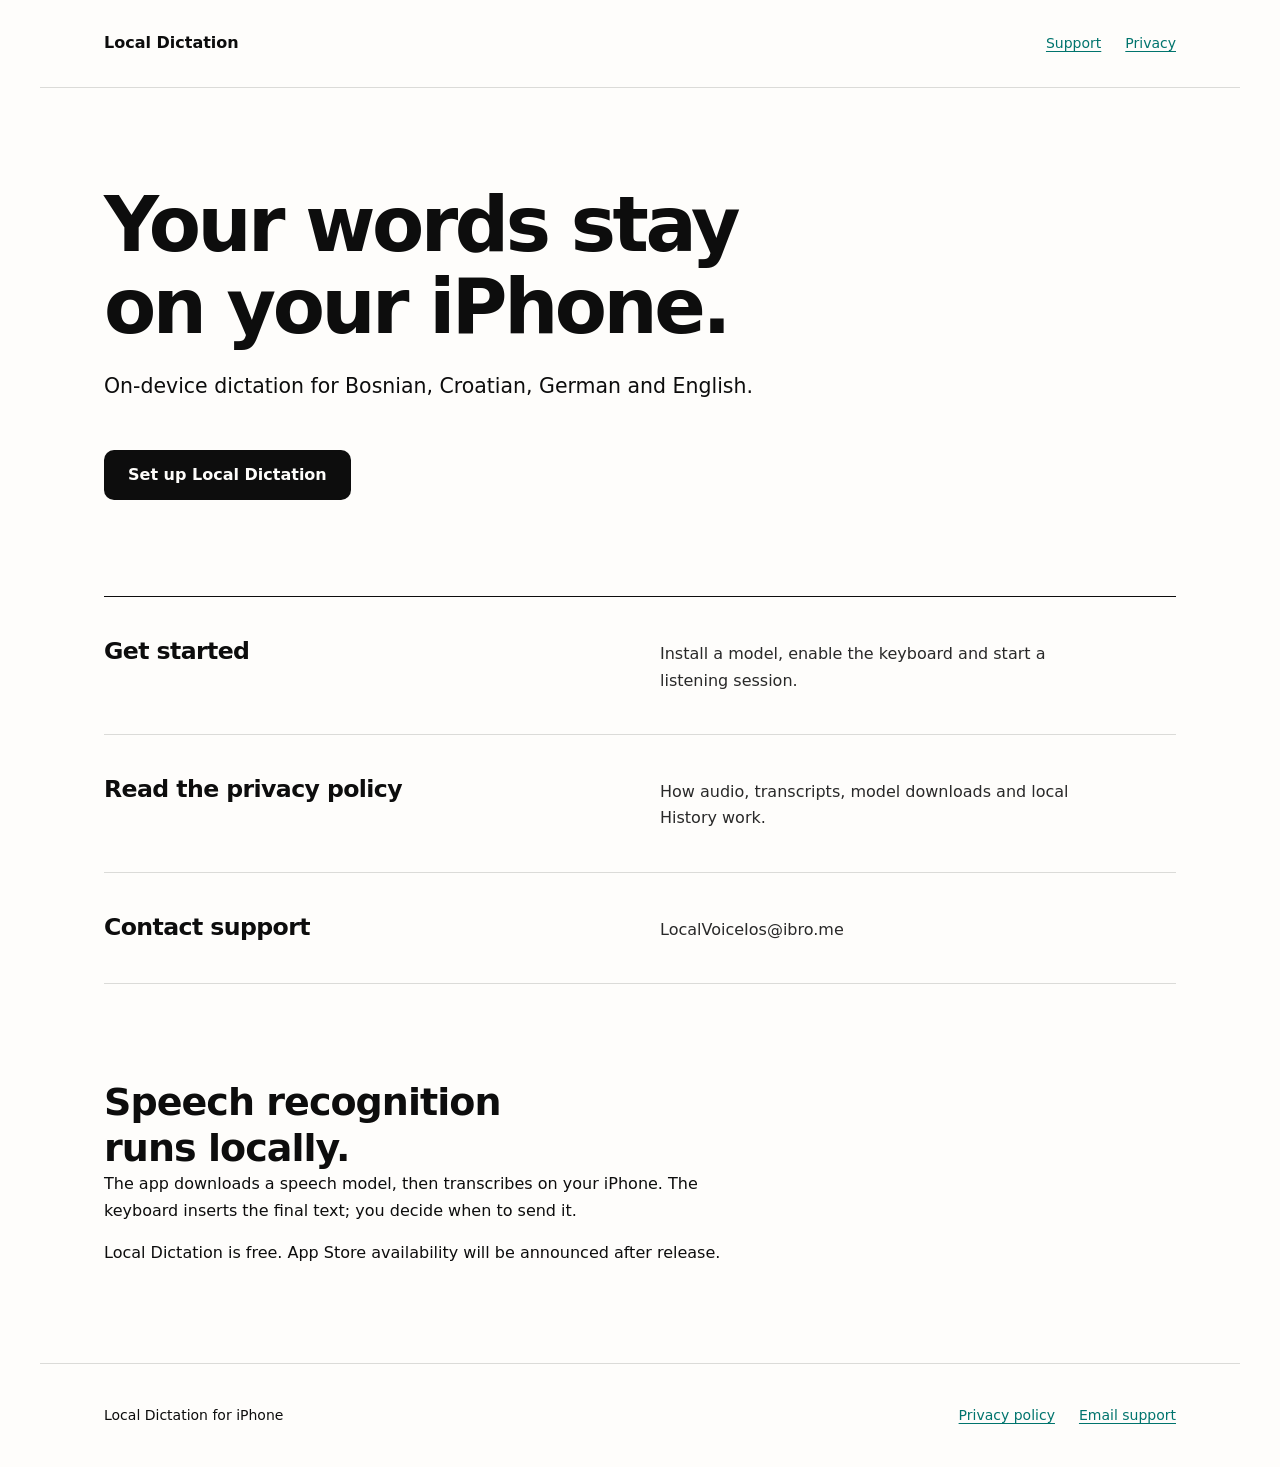
<file: index.html>
<!doctype html>
<html lang="en">
<head>
  <meta charset="utf-8">
  <meta name="viewport" content="width=device-width, initial-scale=1">
  <meta name="description" content="Local Dictation for iPhone. Setup help, support and privacy information for on-device dictation.">
  <title>Local Dictation</title>
  <link rel="stylesheet" href="style.css">
</head>
<body>
  <header class="container"><a class="brand" href="./">Local Dictation</a><nav aria-label="Main"><a href="support.html">Support</a><a href="privacy.html">Privacy</a></nav></header>
  <main id="main" class="container">
    <section class="hero"><h1>Your words stay<br>on your iPhone.</h1><p class="lead">On-device dictation for Bosnian, Croatian, German and English.</p><a class="button" href="support.html">Set up Local Dictation</a></section>
    <section class="directory" aria-label="Help and privacy">
      <a href="support.html"><h2>Get started</h2><p>Install a model, enable the keyboard and start a listening session.</p></a>
      <a href="privacy.html"><h2>Read the privacy policy</h2><p>How audio, transcripts, model downloads and local History work.</p></a>
      <a href="mailto:LocalVoiceIos@ibro.me"><h2>Contact support</h2><p>LocalVoiceIos@ibro.me</p></a>
    </section>
    <section class="note"><h2>Speech recognition runs locally.</h2><p>The app downloads a speech model, then transcribes on your iPhone. The keyboard inserts the final text; you decide when to send it.</p><p>Local Dictation is free. App Store availability will be announced after release.</p></section>
  </main>
  <footer class="container"><p>Local Dictation for iPhone</p><a href="privacy.html">Privacy policy</a><a href="mailto:LocalVoiceIos@ibro.me">Email support</a></footer>
</body>
</html>
</file>
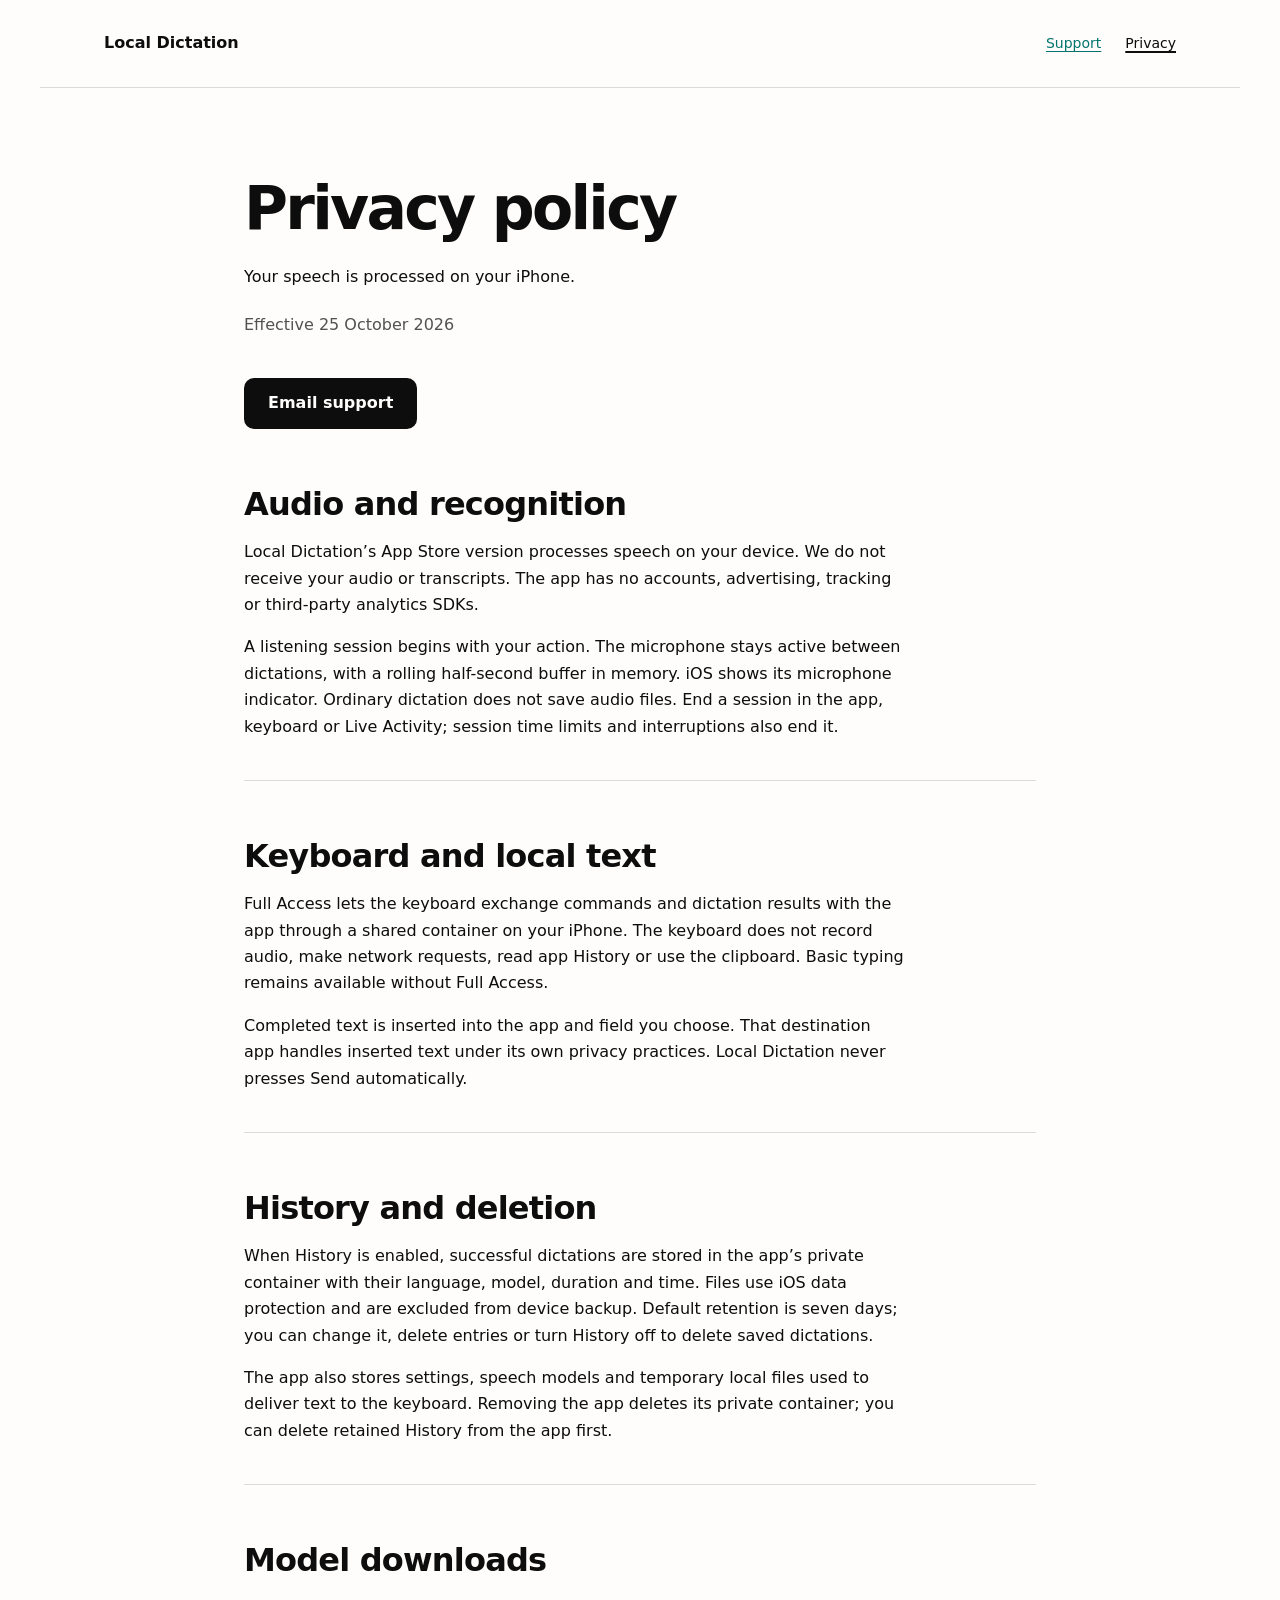
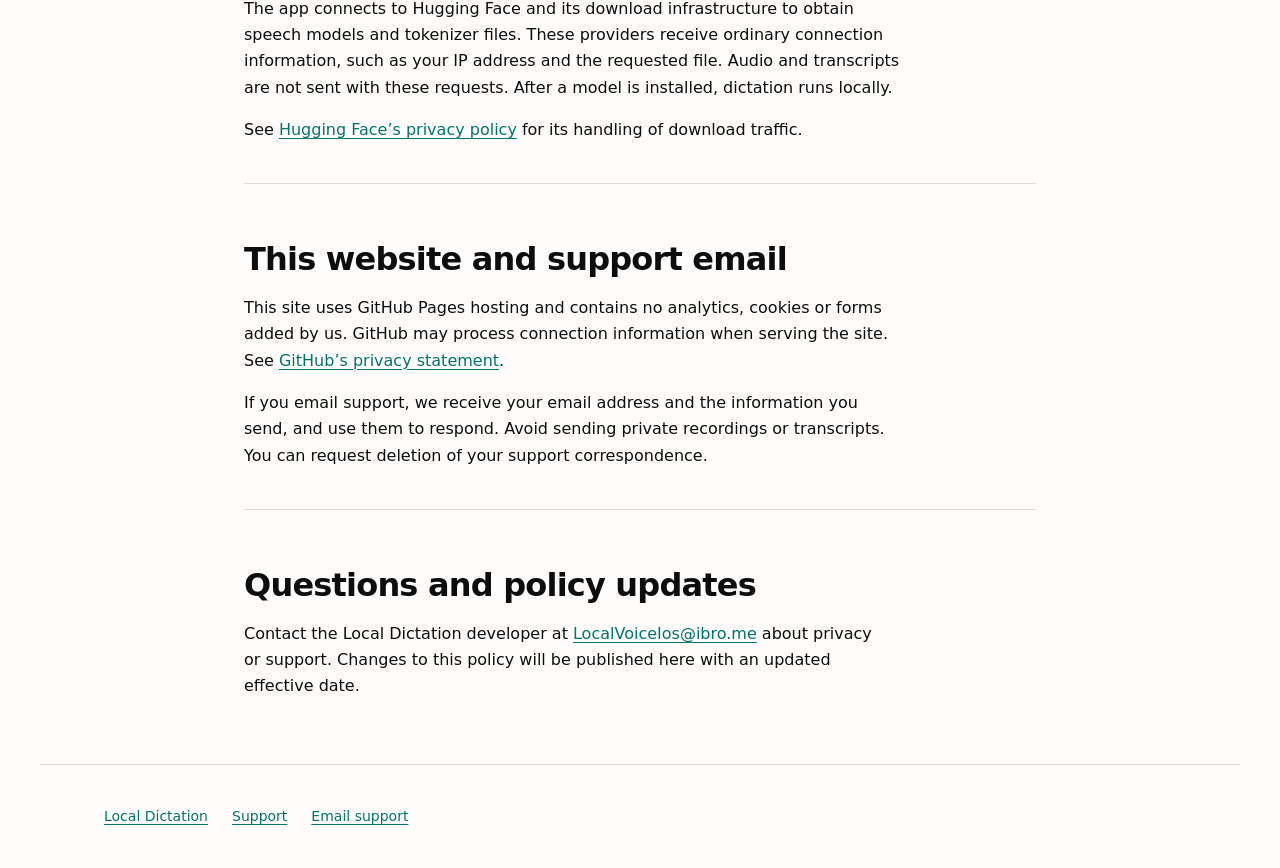
<file: privacy.html>
<!doctype html>
<html lang="en">
<head>
  <meta charset="utf-8"><meta name="viewport" content="width=device-width, initial-scale=1">
  <meta name="description" content="Privacy policy for Local Dictation: on-device audio processing, local History and model downloads.">
  <title>Privacy policy | Local Dictation</title><link rel="stylesheet" href="style.css">
</head>
<body>
  <header class="container"><a class="brand" href="./">Local Dictation</a><nav aria-label="Main"><a href="support.html">Support</a><a href="privacy.html" aria-current="page">Privacy</a></nav></header>
  <main class="container document">
    <h1>Privacy policy</h1><p class="lead">Your speech is processed on your iPhone.</p><p class="date">Effective 25 October 2026</p>
    <p><a class="button" href="mailto:LocalVoiceIos@ibro.me">Email support</a></p>
    <section><h2>Audio and recognition</h2><p>Local Dictation’s App Store version processes speech on your device. We do not receive your audio or transcripts. The app has no accounts, advertising, tracking or third-party analytics SDKs.</p><p>A listening session begins with your action. The microphone stays active between dictations, with a rolling half-second buffer in memory. iOS shows its microphone indicator. Ordinary dictation does not save audio files. End a session in the app, keyboard or Live Activity; session time limits and interruptions also end it.</p></section>
    <section><h2>Keyboard and local text</h2><p>Full Access lets the keyboard exchange commands and dictation results with the app through a shared container on your iPhone. The keyboard does not record audio, make network requests, read app History or use the clipboard. Basic typing remains available without Full Access.</p><p>Completed text is inserted into the app and field you choose. That destination app handles inserted text under its own privacy practices. Local Dictation never presses Send automatically.</p></section>
    <section><h2>History and deletion</h2><p>When History is enabled, successful dictations are stored in the app’s private container with their language, model, duration and time. Files use iOS data protection and are excluded from device backup. Default retention is seven days; you can change it, delete entries or turn History off to delete saved dictations.</p><p>The app also stores settings, speech models and temporary local files used to deliver text to the keyboard. Removing the app deletes its private container; you can delete retained History from the app first.</p></section>
    <section><h2>Model downloads</h2><p>The app connects to Hugging Face and its download infrastructure to obtain speech models and tokenizer files. These providers receive ordinary connection information, such as your IP address and the requested file. Audio and transcripts are not sent with these requests. After a model is installed, dictation runs locally.</p><p>See <a href="https://huggingface.co/privacy">Hugging Face’s privacy policy</a> for its handling of download traffic.</p></section>
    <section><h2>This website and support email</h2><p>This site uses GitHub Pages hosting and contains no analytics, cookies or forms added by us. GitHub may process connection information when serving the site. See <a href="https://docs.github.com/en/site-policy/privacy-policies/github-general-privacy-statement">GitHub’s privacy statement</a>.</p><p>If you email support, we receive your email address and the information you send, and use them to respond. Avoid sending private recordings or transcripts. You can request deletion of your support correspondence.</p></section>
    <section><h2>Questions and policy updates</h2><p>Contact the Local Dictation developer at <a href="mailto:LocalVoiceIos@ibro.me">LocalVoiceIos@ibro.me</a> about privacy or support. Changes to this policy will be published here with an updated effective date.</p></section>
  </main>
  <footer class="container"><a href="./">Local Dictation</a><a href="support.html">Support</a><a href="mailto:LocalVoiceIos@ibro.me">Email support</a></footer>
</body>
</html>
</file>
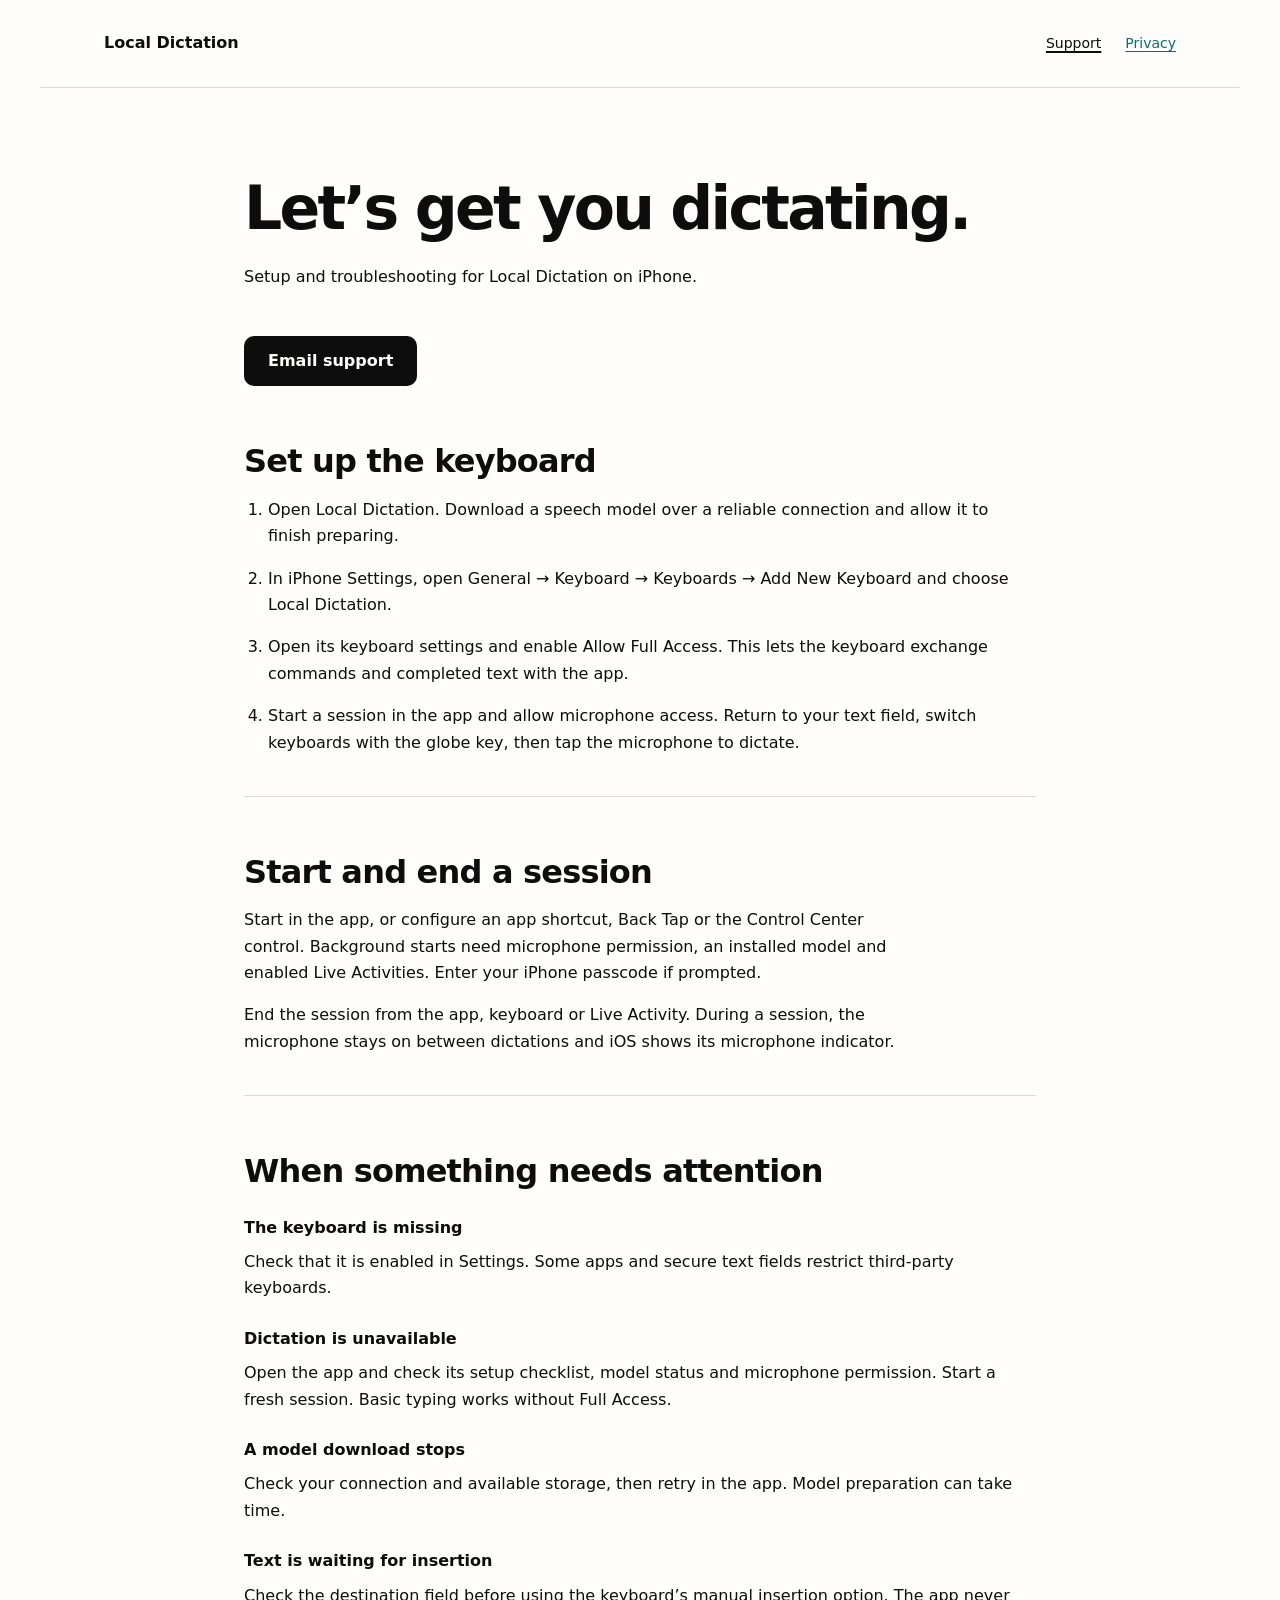
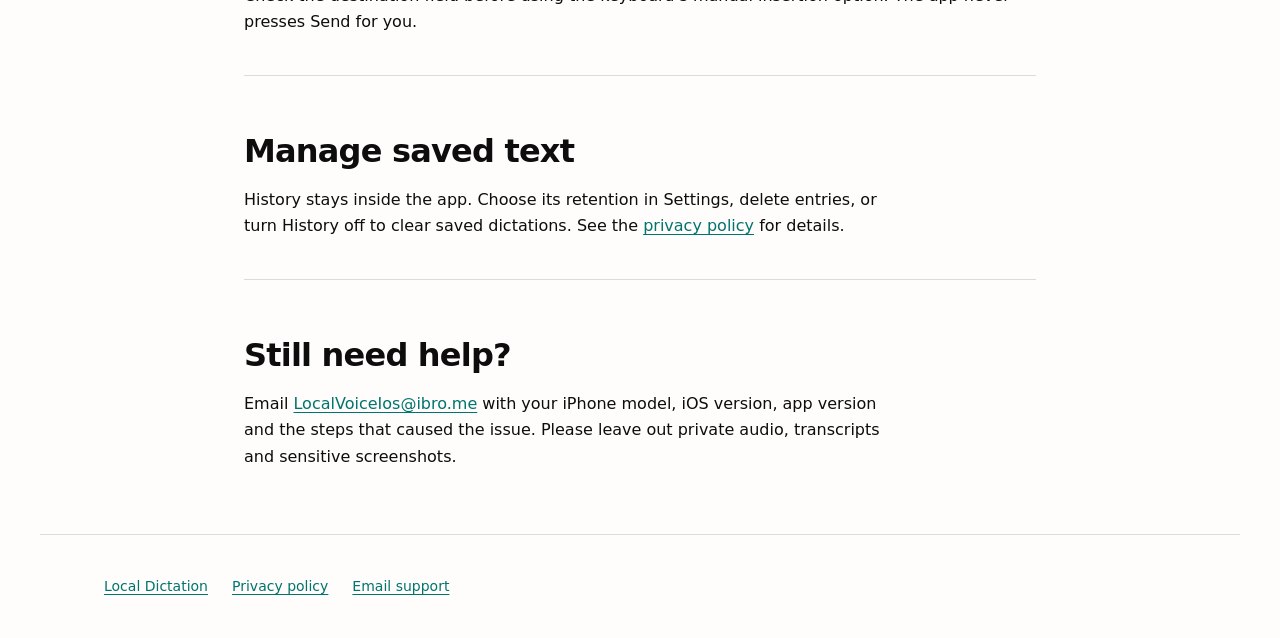
<file: support.html>
<!doctype html>
<html lang="en">
<head>
  <meta charset="utf-8"><meta name="viewport" content="width=device-width, initial-scale=1">
  <meta name="description" content="Setup and troubleshooting for Local Dictation on iPhone.">
  <title>Support | Local Dictation</title><link rel="stylesheet" href="style.css">
</head>
<body>
  <header class="container"><a class="brand" href="./">Local Dictation</a><nav aria-label="Main"><a href="support.html" aria-current="page">Support</a><a href="privacy.html">Privacy</a></nav></header>
  <main class="container document">
    <h1>Let’s get you dictating.</h1><p class="lead">Setup and troubleshooting for Local Dictation on iPhone.</p>
    <p><a class="button" href="mailto:LocalVoiceIos@ibro.me">Email support</a></p>
    <section><h2>Set up the keyboard</h2><ol><li>Open Local Dictation. Download a speech model over a reliable connection and allow it to finish preparing.</li><li>In iPhone Settings, open General → Keyboard → Keyboards → Add New Keyboard and choose Local Dictation.</li><li>Open its keyboard settings and enable Allow Full Access. This lets the keyboard exchange commands and completed text with the app.</li><li>Start a session in the app and allow microphone access. Return to your text field, switch keyboards with the globe key, then tap the microphone to dictate.</li></ol></section>
    <section><h2>Start and end a session</h2><p>Start in the app, or configure an app shortcut, Back Tap or the Control Center control. Background starts need microphone permission, an installed model and enabled Live Activities. Enter your iPhone passcode if prompted.</p><p>End the session from the app, keyboard or Live Activity. During a session, the microphone stays on between dictations and iOS shows its microphone indicator.</p></section>
    <section><h2>When something needs attention</h2><dl><dt>The keyboard is missing</dt><dd>Check that it is enabled in Settings. Some apps and secure text fields restrict third-party keyboards.</dd><dt>Dictation is unavailable</dt><dd>Open the app and check its setup checklist, model status and microphone permission. Start a fresh session. Basic typing works without Full Access.</dd><dt>A model download stops</dt><dd>Check your connection and available storage, then retry in the app. Model preparation can take time.</dd><dt>Text is waiting for insertion</dt><dd>Check the destination field before using the keyboard’s manual insertion option. The app never presses Send for you.</dd></dl></section>
    <section><h2>Manage saved text</h2><p>History stays inside the app. Choose its retention in Settings, delete entries, or turn History off to clear saved dictations. See the <a href="privacy.html">privacy policy</a> for details.</p></section>
    <section><h2>Still need help?</h2><p>Email <a href="mailto:LocalVoiceIos@ibro.me">LocalVoiceIos@ibro.me</a> with your iPhone model, iOS version, app version and the steps that caused the issue. Please leave out private audio, transcripts and sensitive screenshots.</p></section>
  </main>
  <footer class="container"><a href="./">Local Dictation</a><a href="privacy.html">Privacy policy</a><a href="mailto:LocalVoiceIos@ibro.me">Email support</a></footer>
</body>
</html>
</file>
<file: style.css>
/* Hallmark · shape: Index-First · genre: editorial · theme: Ink (deal 1/3) · job: visit · draw: 50c9a0
 * hero: Banner · nav: edge-aligned · footer: colophon · imagery: none · signature: direct help index · ink: paper
 * axes: light/grotesk-sans/chromatic-teal · posture: restrained · contrast: pending · fold: pending · v2.0.0 */
/* Hallmark · pre-emit critique: content-led reference; weakest: legal density, addressed with a readable measure. */
/* waive 22: Ink prescribes hueless black neutrals; teal supplies the single chromatic accent.
 * waive 37: system font fallback avoids third-party font requests on a privacy support site.
 * waive 44c,77,78,79: documentation uses compact sections and readable type, rather than a marketing canvas.
 * waive 58: complete privacy disclosures and troubleshooting require longer documents. */
@import url("./tokens.css");
@import url("./base.css");
:root { --container: 1200px; --gutter: clamp(20px, 5vw, 64px); --text-section: clamp(26px, 3vw, 38px); --text-display: clamp(42px, 6vw, 76px); --font-display: ui-sans-serif, system-ui, sans-serif; --font-body: var(--font-display); }
html, body { overflow-x: clip; }
body { margin: 0; background: var(--color-paper); color: var(--color-ink); font-family: var(--font-body); line-height: 1.65; }
.container { width: 100%; max-width: var(--container); margin-inline: auto; padding-inline: var(--gutter); }
header { display: flex; align-items: center; justify-content: space-between; flex-wrap: wrap; gap: var(--space-md); min-height: 88px; border-bottom: 1px solid var(--color-rule); }
.brand { font-weight: 700; text-decoration: none; color: var(--color-ink); }
nav { display: flex; gap: var(--space-lg); font-size: var(--text-sm); }
a { color: var(--color-accent); text-underline-offset: 0.2em; overflow-wrap: anywhere; }
a:hover { color: var(--color-ink); }
a:focus-visible { outline: 3px solid var(--color-focus); outline-offset: 5px; }
a:active { opacity: 0.75; }
[aria-current="page"] { color: var(--color-ink); text-decoration-thickness: 2px; }
h1, h2, h3 { min-width: 0; overflow-wrap: break-word; font-family: var(--font-display); color: var(--color-ink); }
h1 { font-size: var(--text-display); line-height: 1.08; letter-spacing: -0.045em; font-weight: 700; }
h2 { font-size: var(--text-section); line-height: 1.2; letter-spacing: -0.025em; }
p { max-width: 68ch; }
.hero { padding-block: var(--space-3xl); }
.hero h1 { margin: 0 0 var(--space-lg); }
.lead { font-size: var(--text-lead); margin-block: var(--space-lg); }
.button { display: inline-flex; align-items: center; min-height: 48px; padding: var(--space-sm) var(--space-lg); background: var(--color-ink); color: var(--color-paper); border-radius: var(--radius-input, 10px); text-decoration: none; font-weight: 600; margin-top: var(--space-lg); }
.button:hover { background: var(--color-ink-2); color: var(--color-paper); }
.directory { border-top: 1px solid var(--color-ink); }
.directory > a { display: grid; grid-template-columns: minmax(0, 1fr) minmax(0, 1fr); gap: var(--space-xl); align-items: baseline; padding-block: var(--space-xl); border-bottom: 1px solid var(--color-rule); text-decoration: none; }
.directory h2 { font-size: var(--text-title); margin: 0; }
.directory p { margin: 0; color: var(--color-ink-2); }
.note { padding-block: var(--space-3xl); }
.note h2 { max-width: 22ch; }
.document { max-width: 920px; padding-block: var(--space-2xl); }
.document h1 { font-size: clamp(38px, 5vw, 60px); margin-block: var(--space-lg); }
.document section { padding-top: var(--space-xl); }
.document section + section { margin-top: var(--space-xl); border-top: 1px solid var(--color-rule); }
.document h2 { font-size: clamp(24px, 3vw, 32px); margin-block: var(--space-md); }
.document p, .document li, dd { font-size: var(--text-md); }
.document p + p, .note p + p { margin-top: var(--space-md); }
li + li { margin-top: var(--space-md); }
ol { padding-left: var(--space-lg); }
dt { font-weight: 700; margin-top: var(--space-lg); }
dd { margin: var(--space-xs) 0 var(--space-lg); }
.date { color: var(--color-muted); font-size: var(--text-sm); }
footer { display: flex; flex-wrap: wrap; align-items: center; gap: var(--space-lg); padding-block: var(--space-xl); border-top: 1px solid var(--color-rule); font-size: var(--text-sm); }
footer p { margin: 0; margin-right: auto; }
@media (max-width: 640px) { .directory > a { grid-template-columns: minmax(0, 1fr); gap: var(--space-sm); } .hero { padding-block: var(--space-2xl); } }
@media (prefers-reduced-motion: reduce) { *, *::before, *::after { animation: none; transition: none; scroll-behavior: auto; } }
</file>
